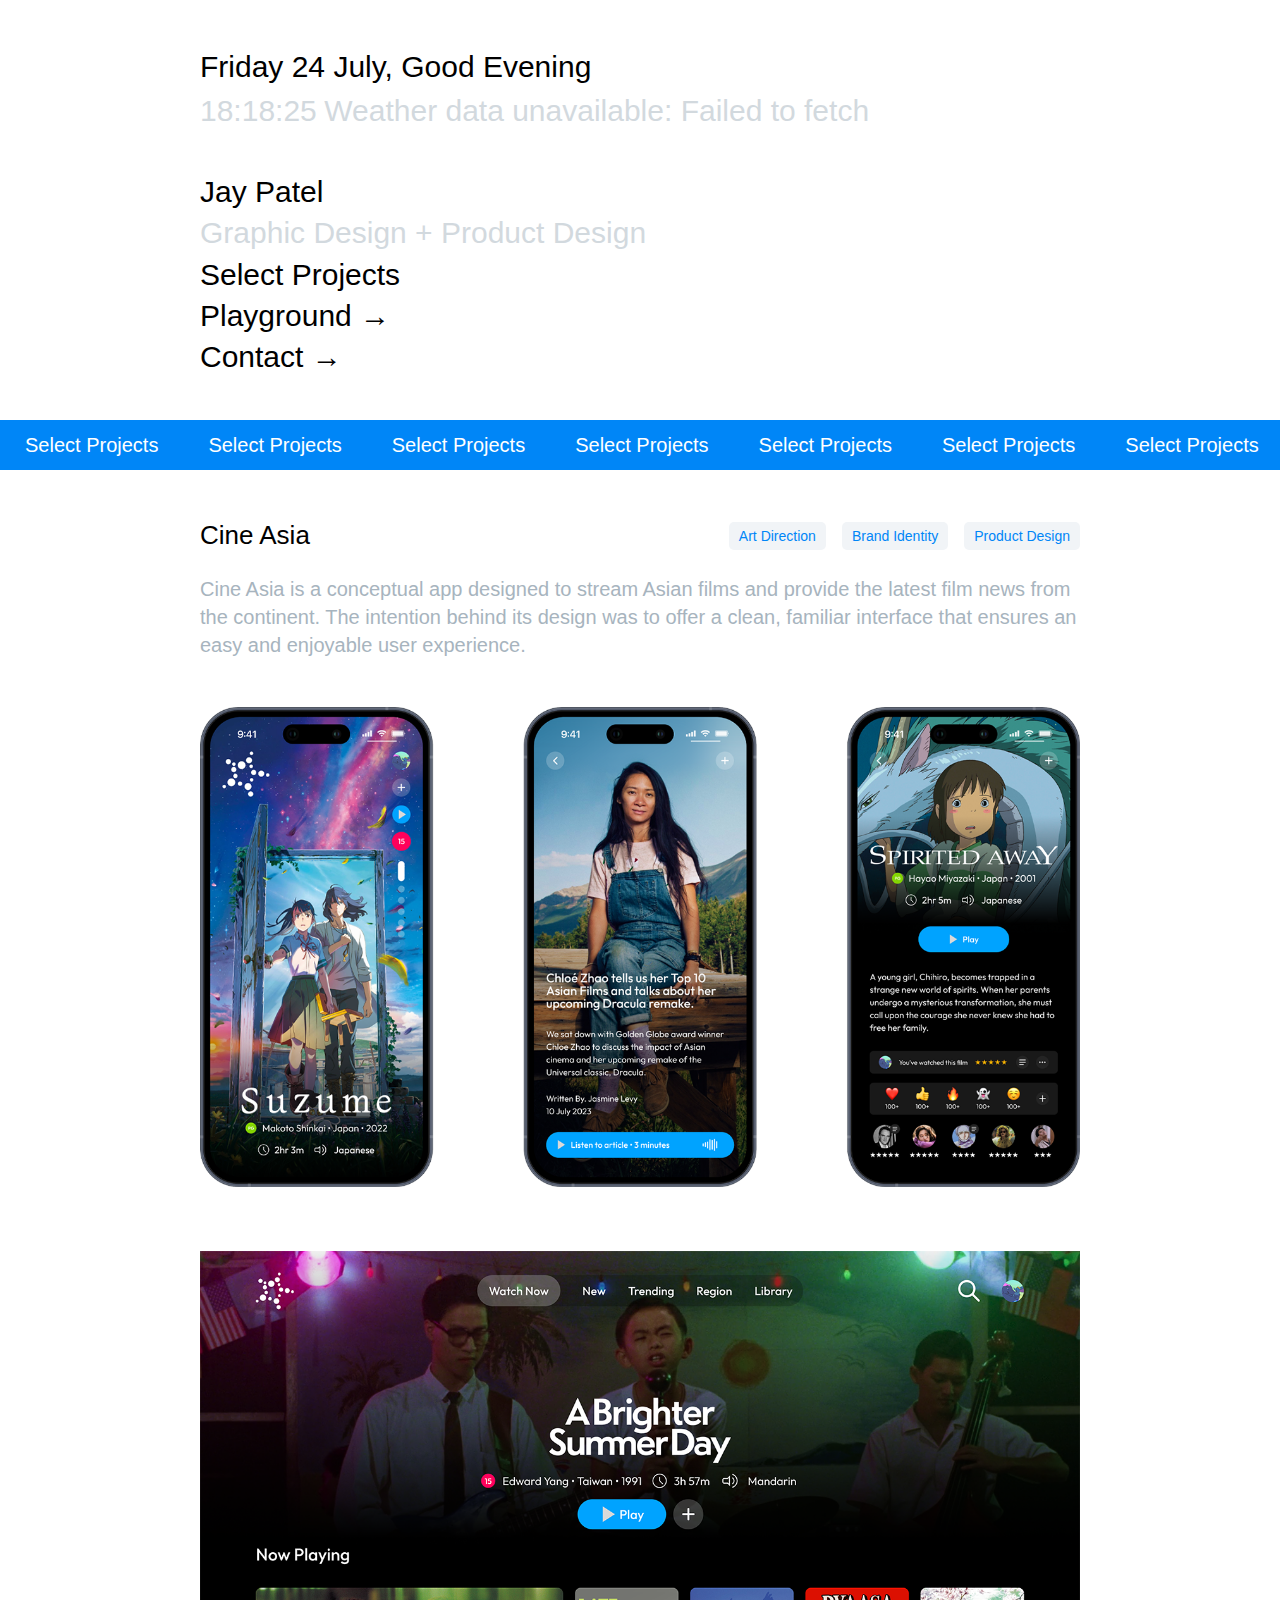
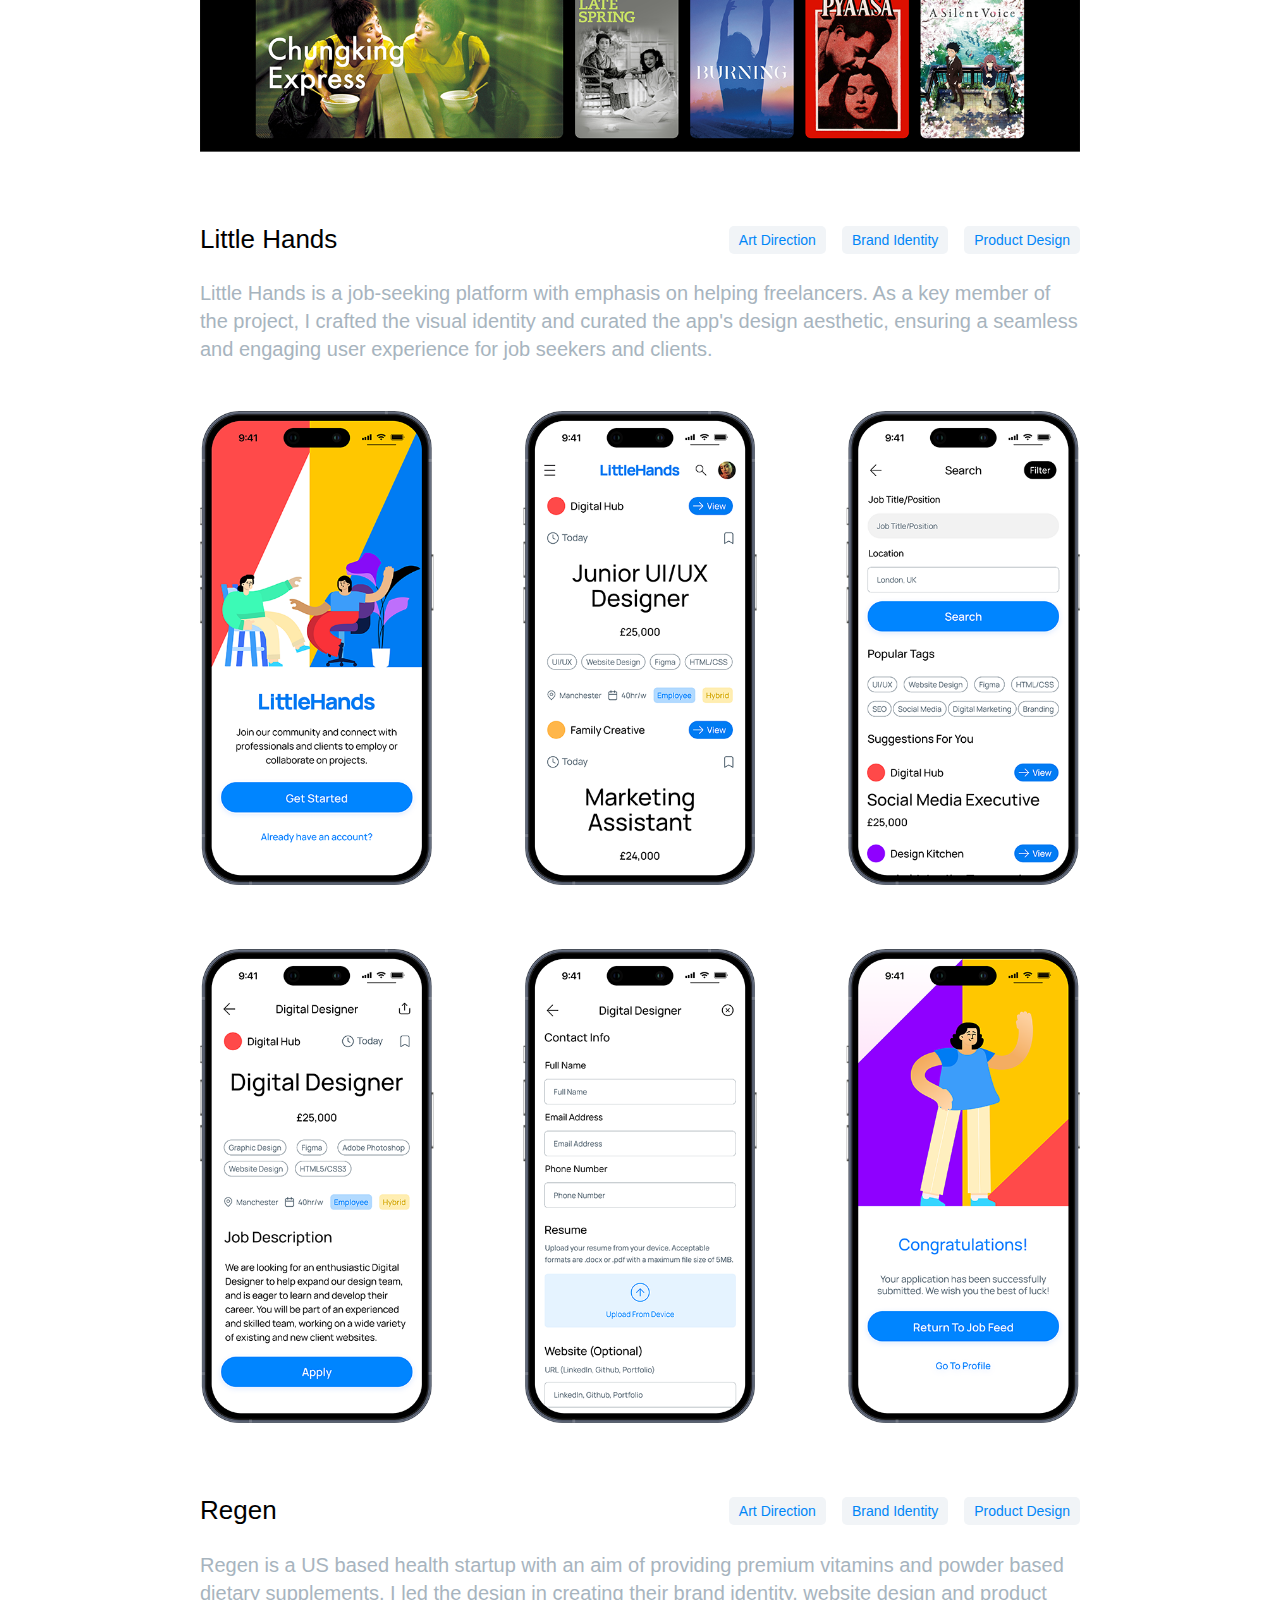
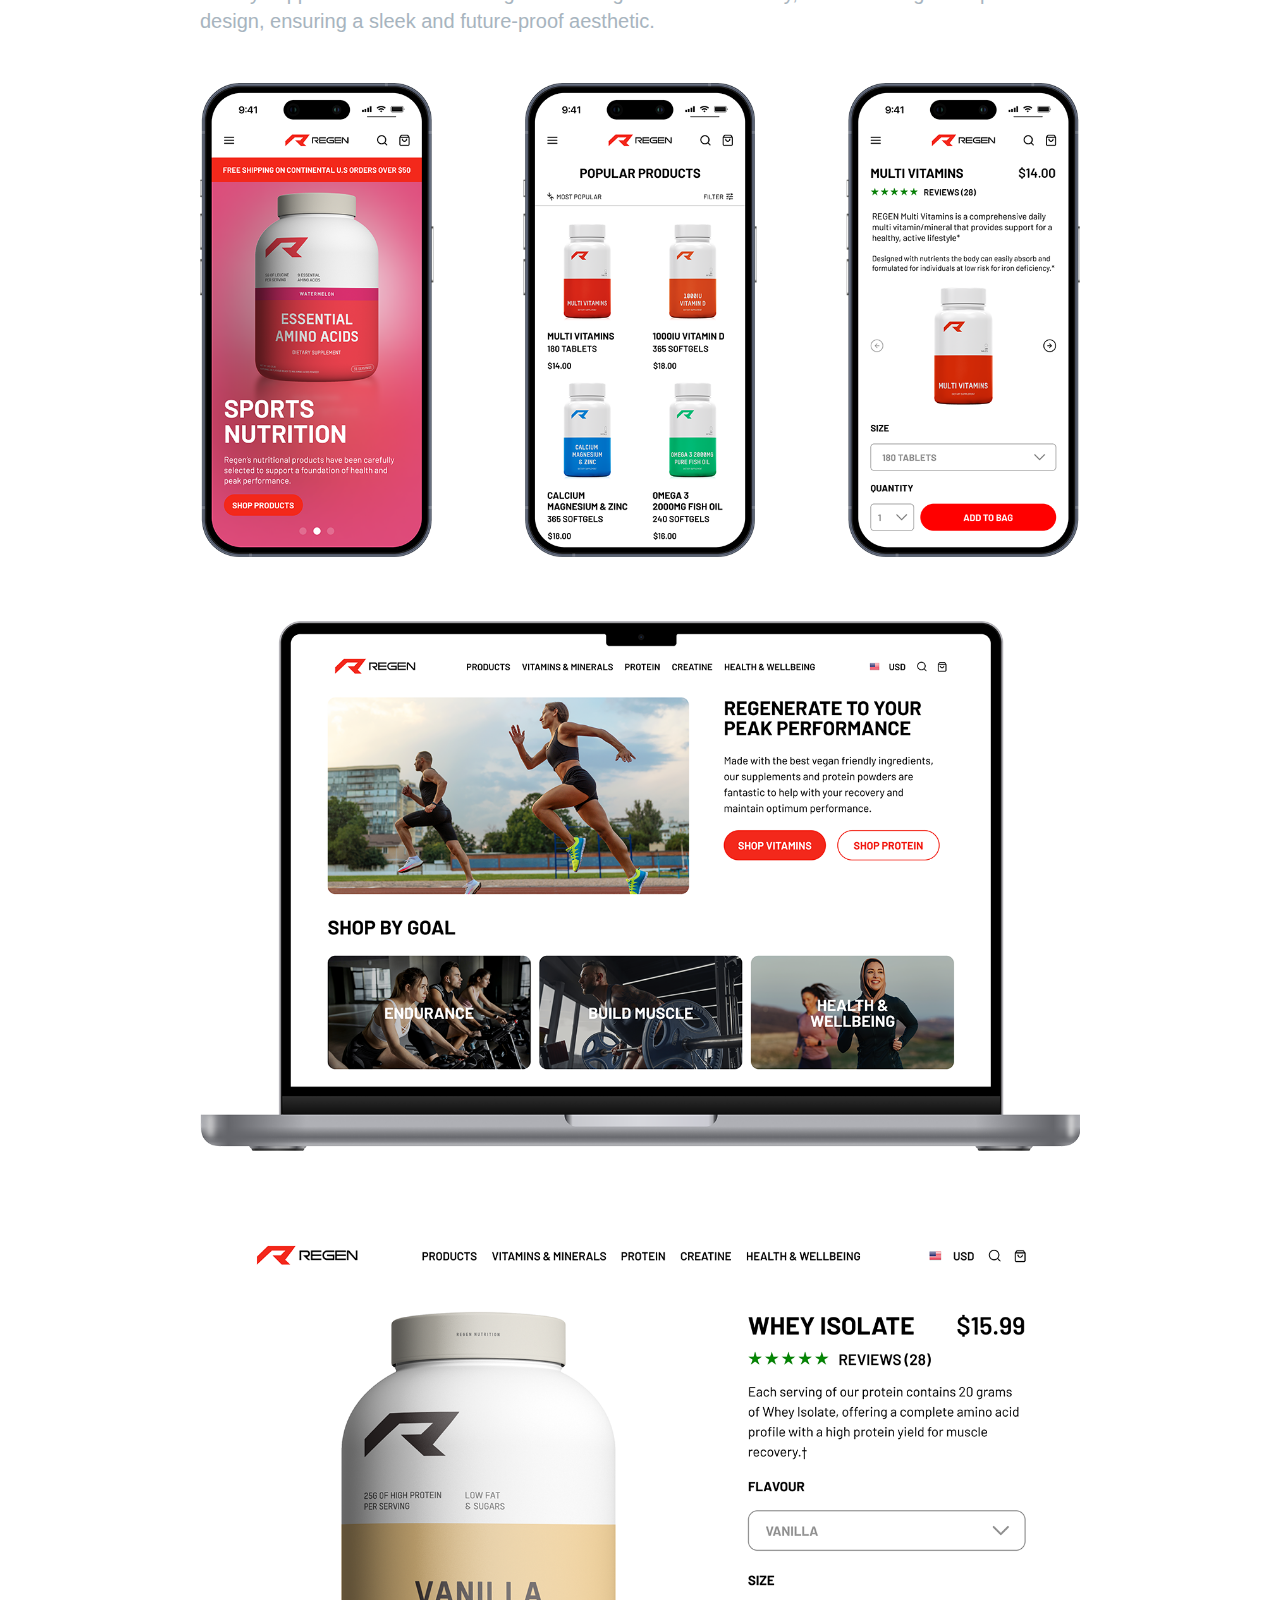
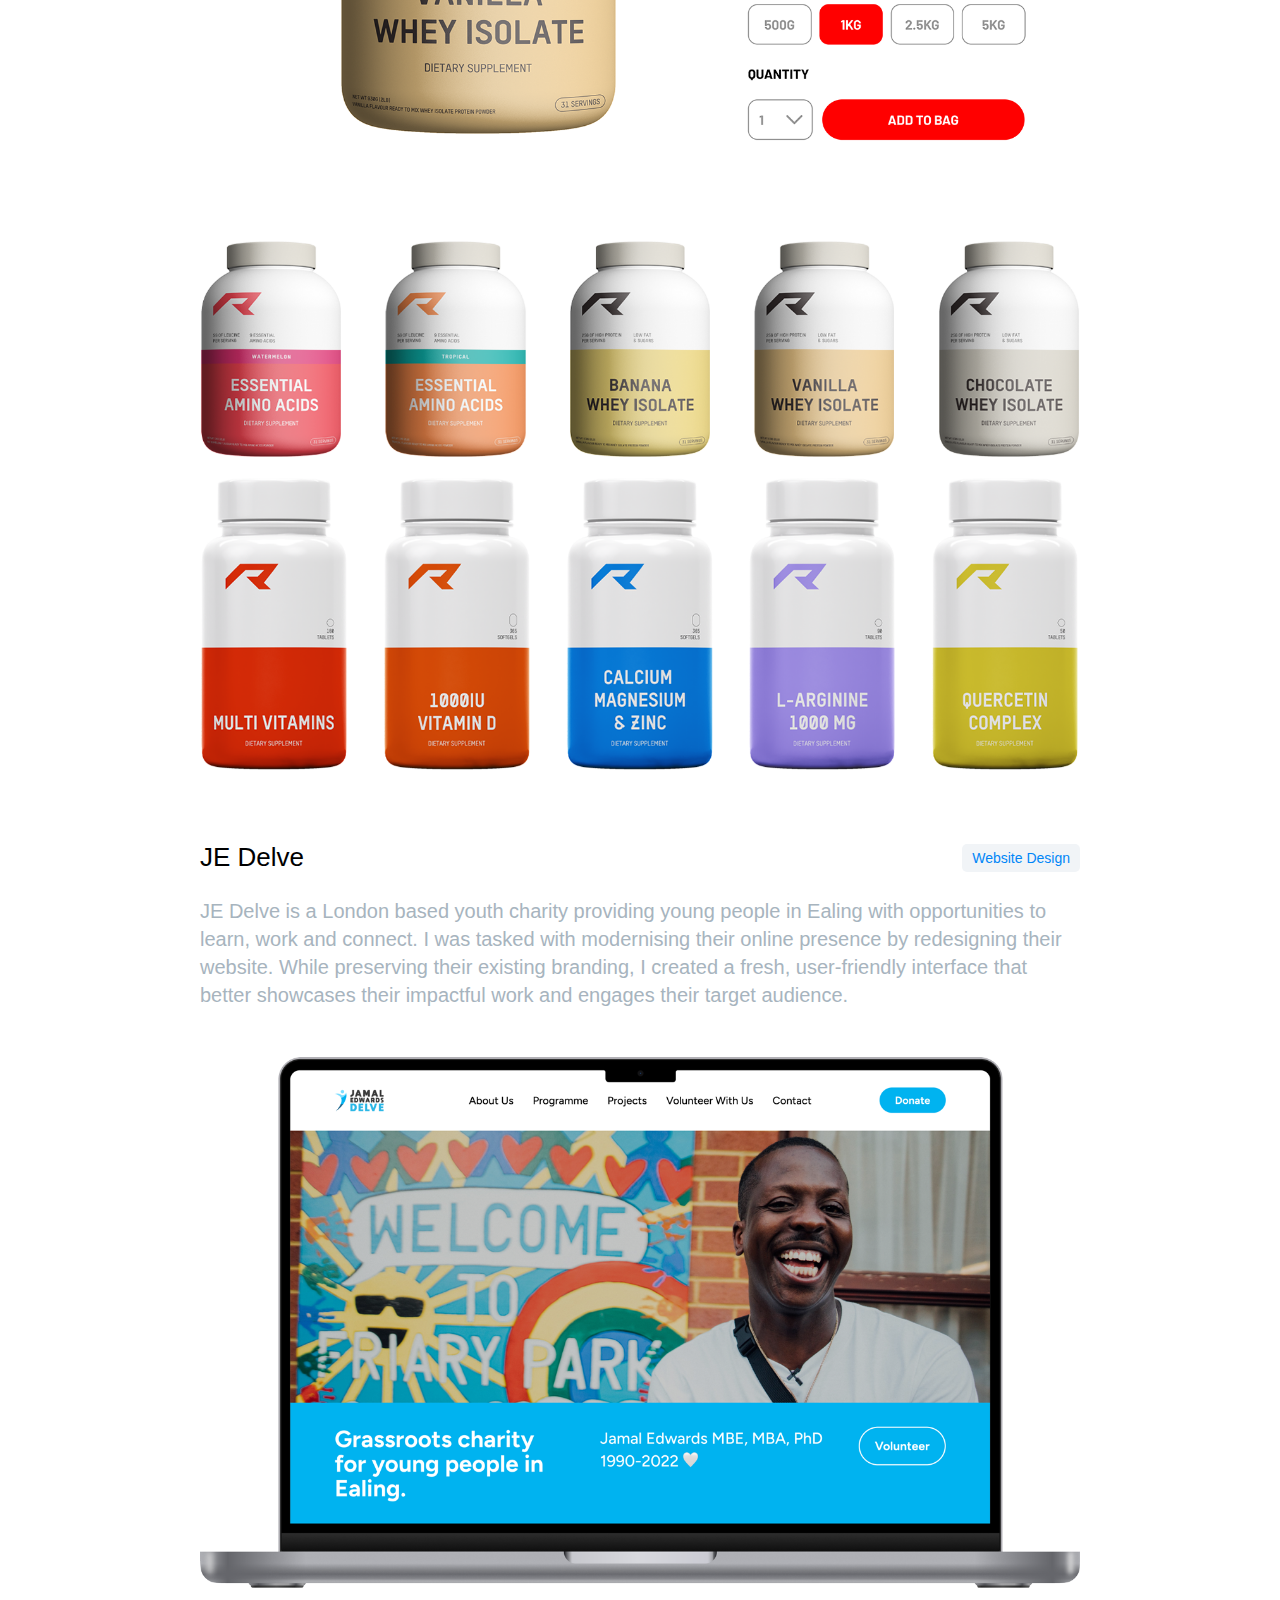
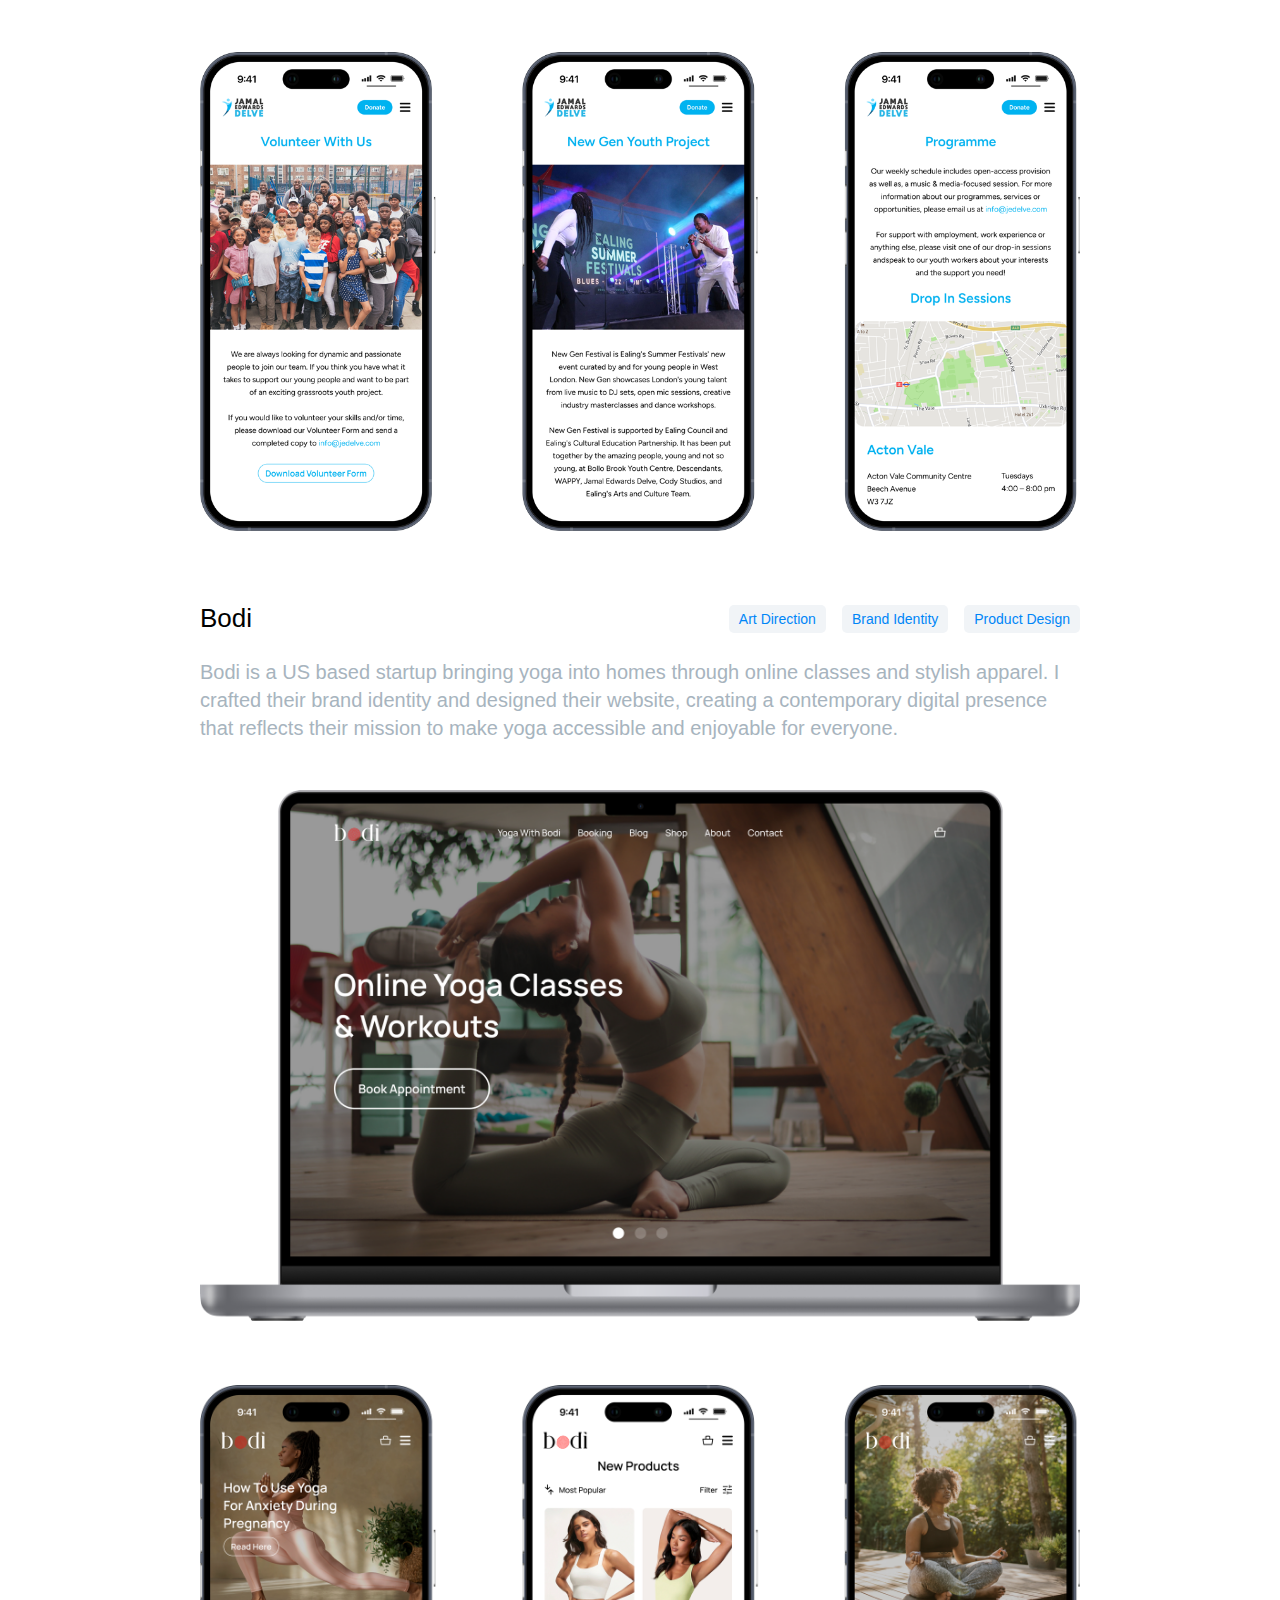
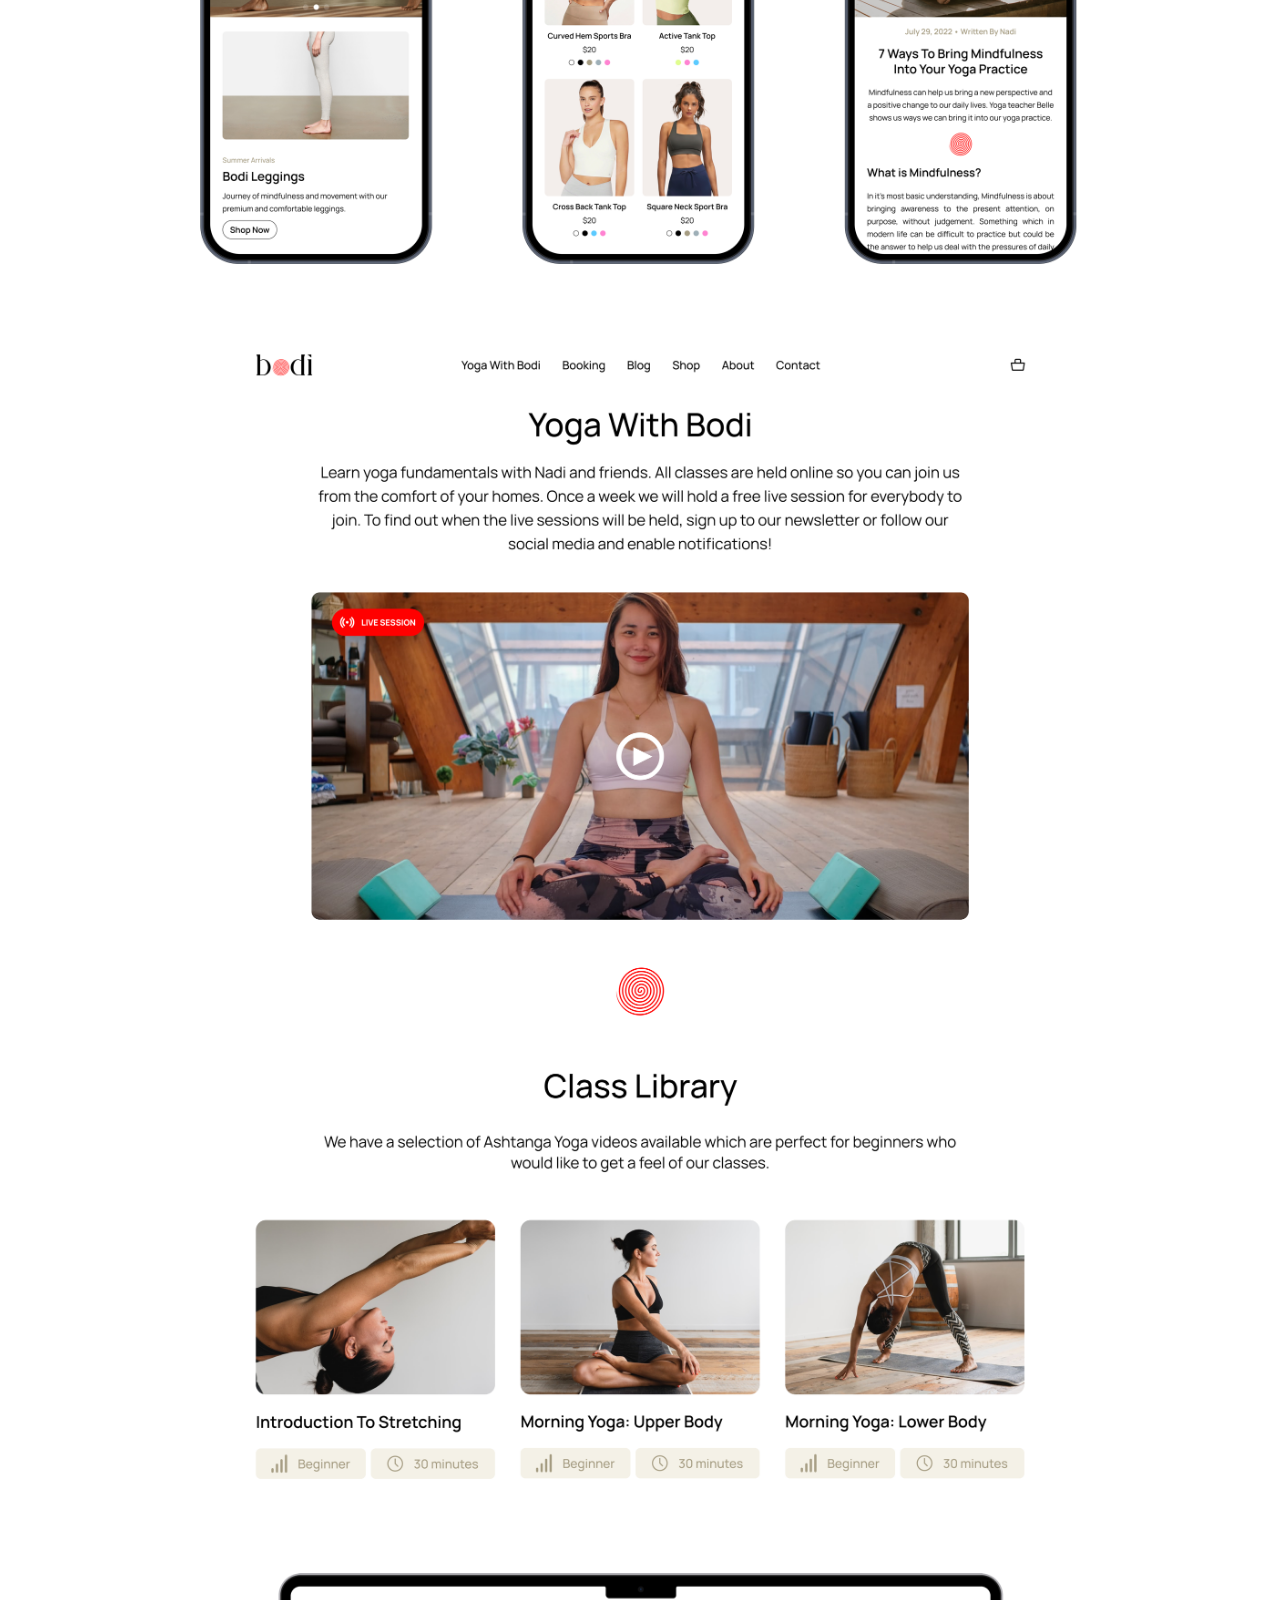
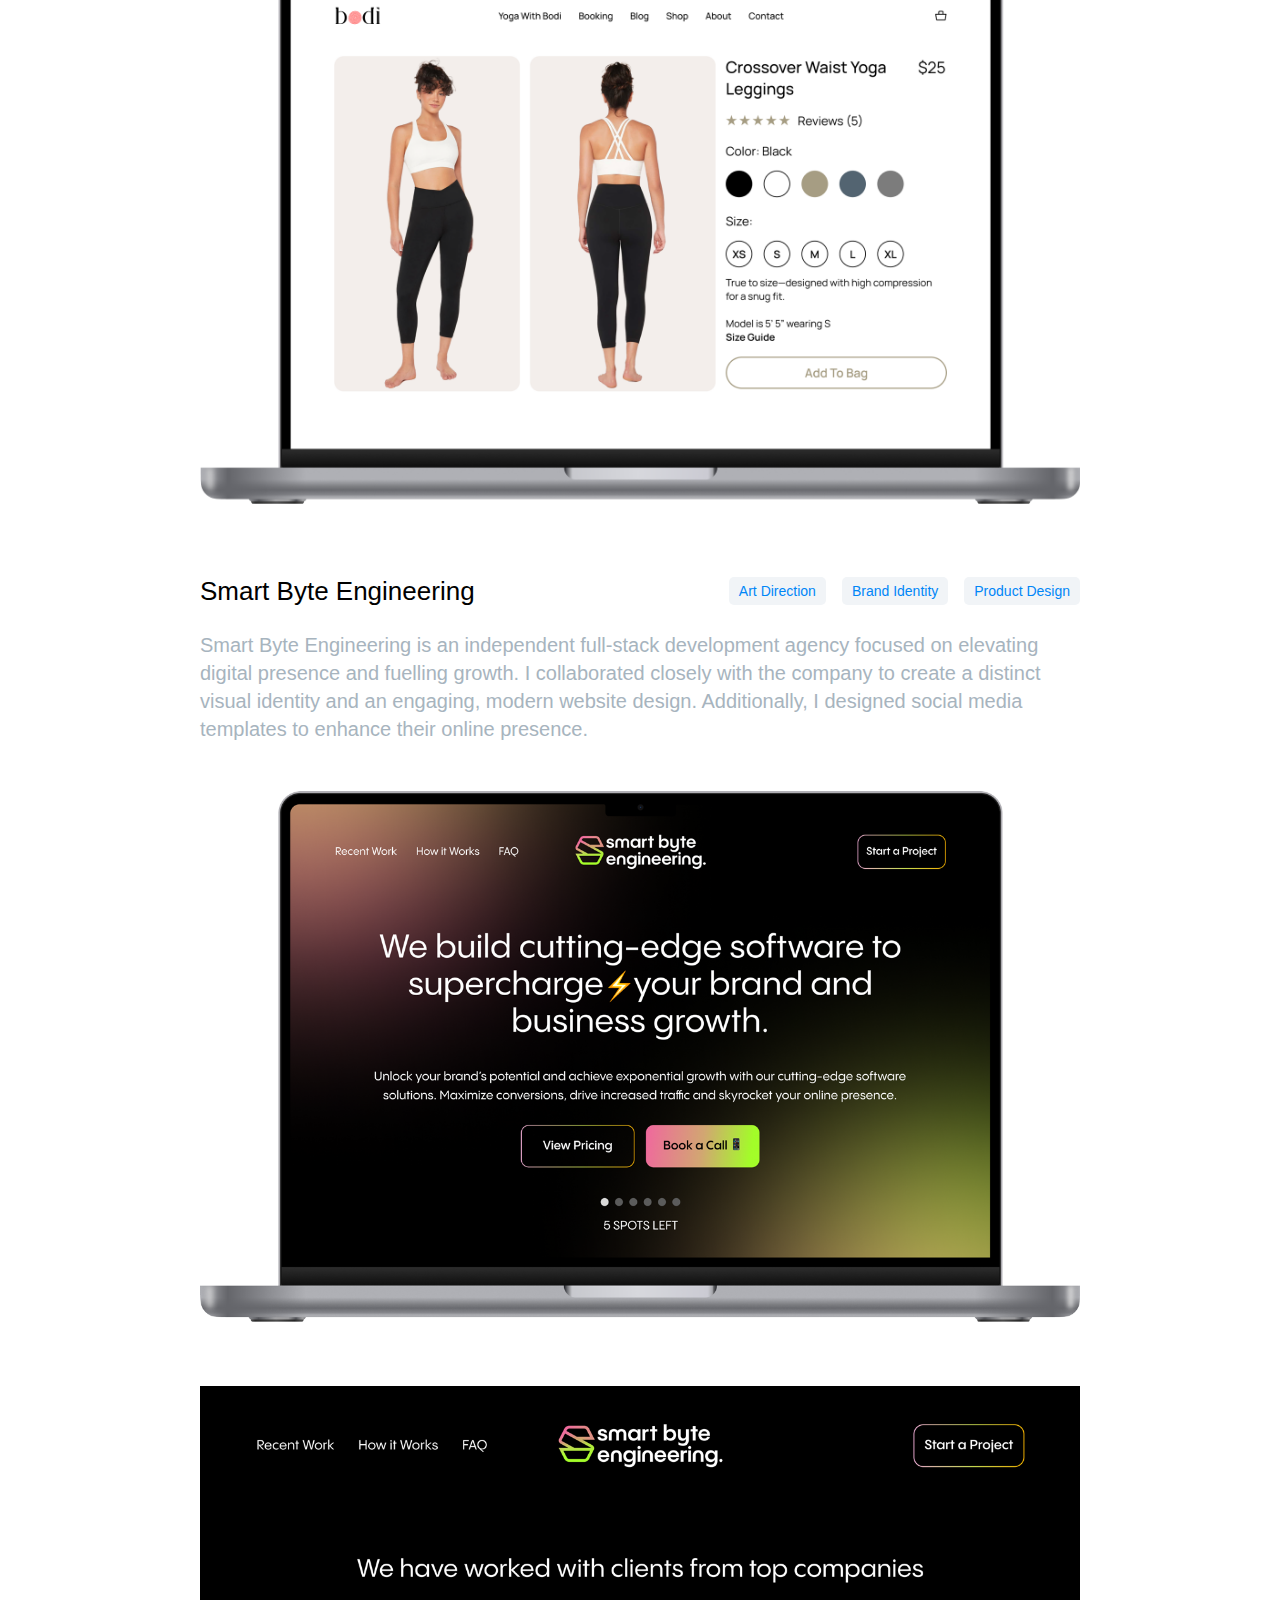
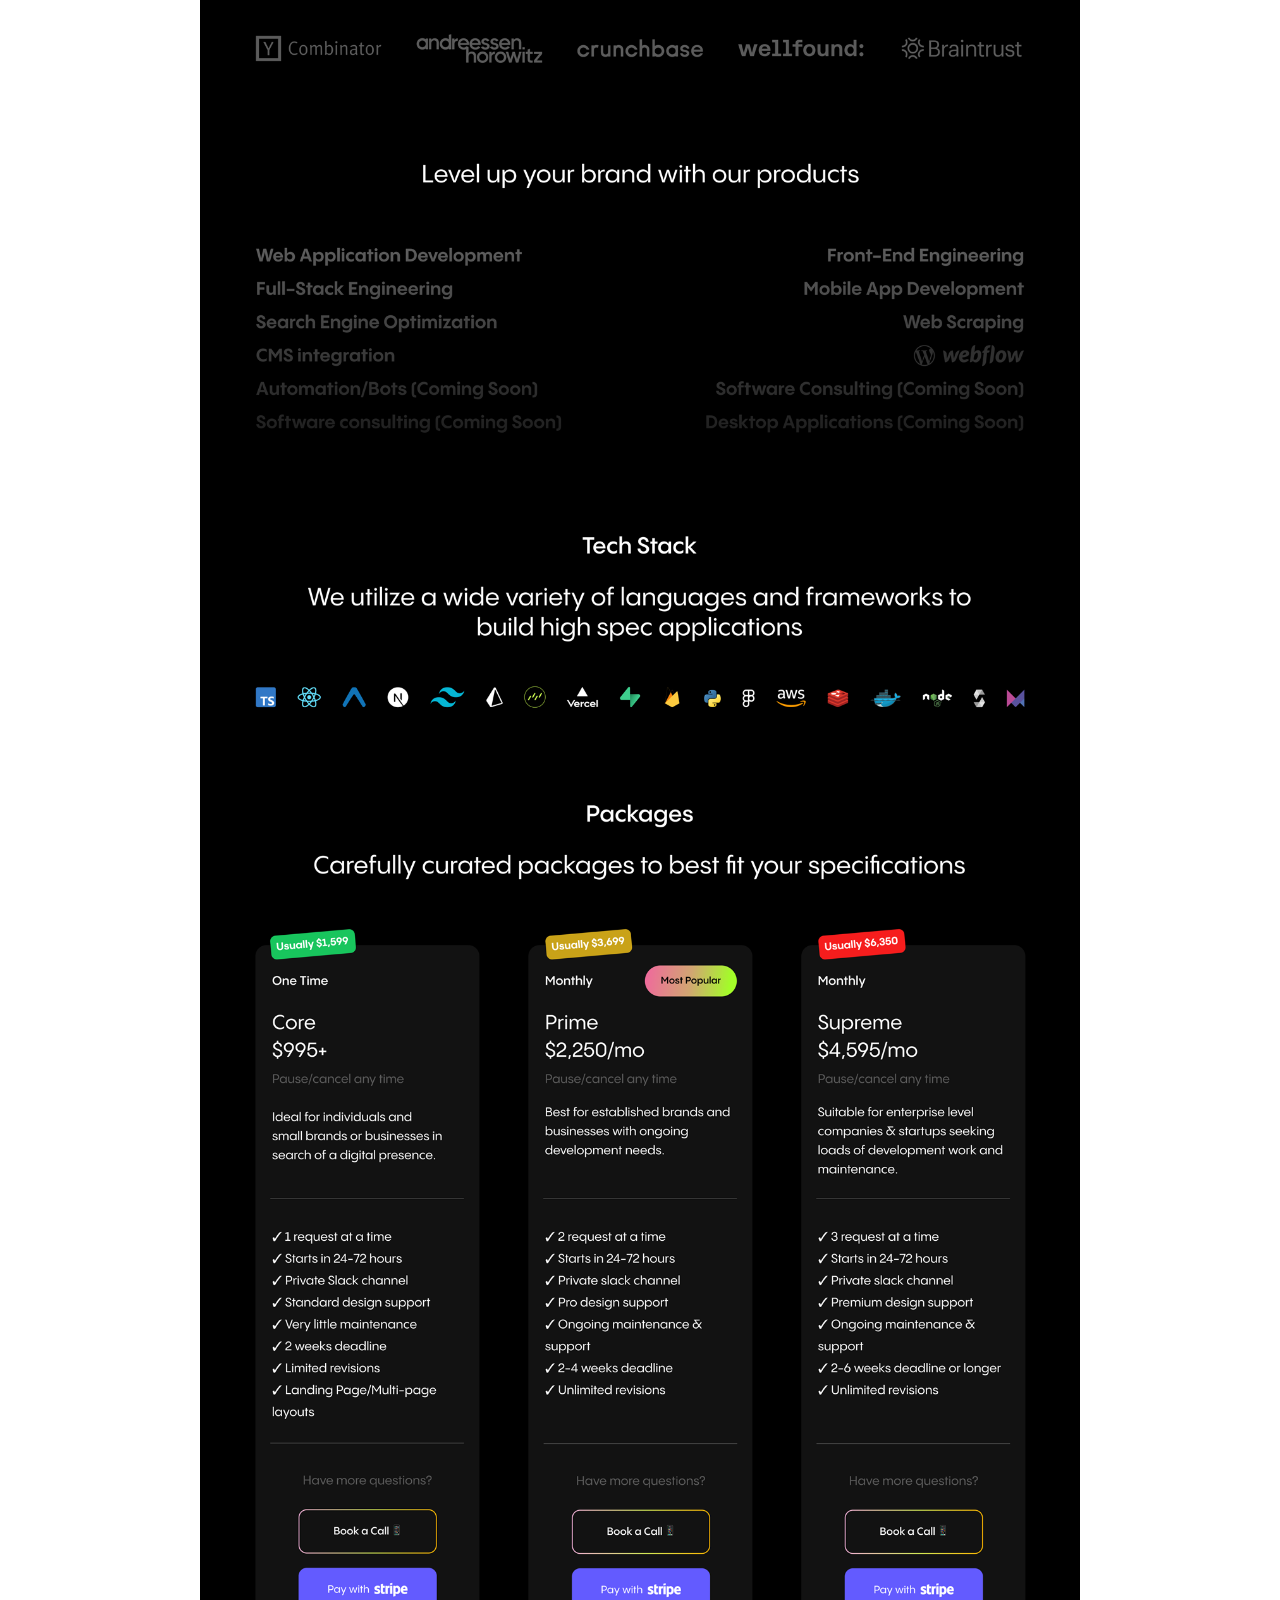
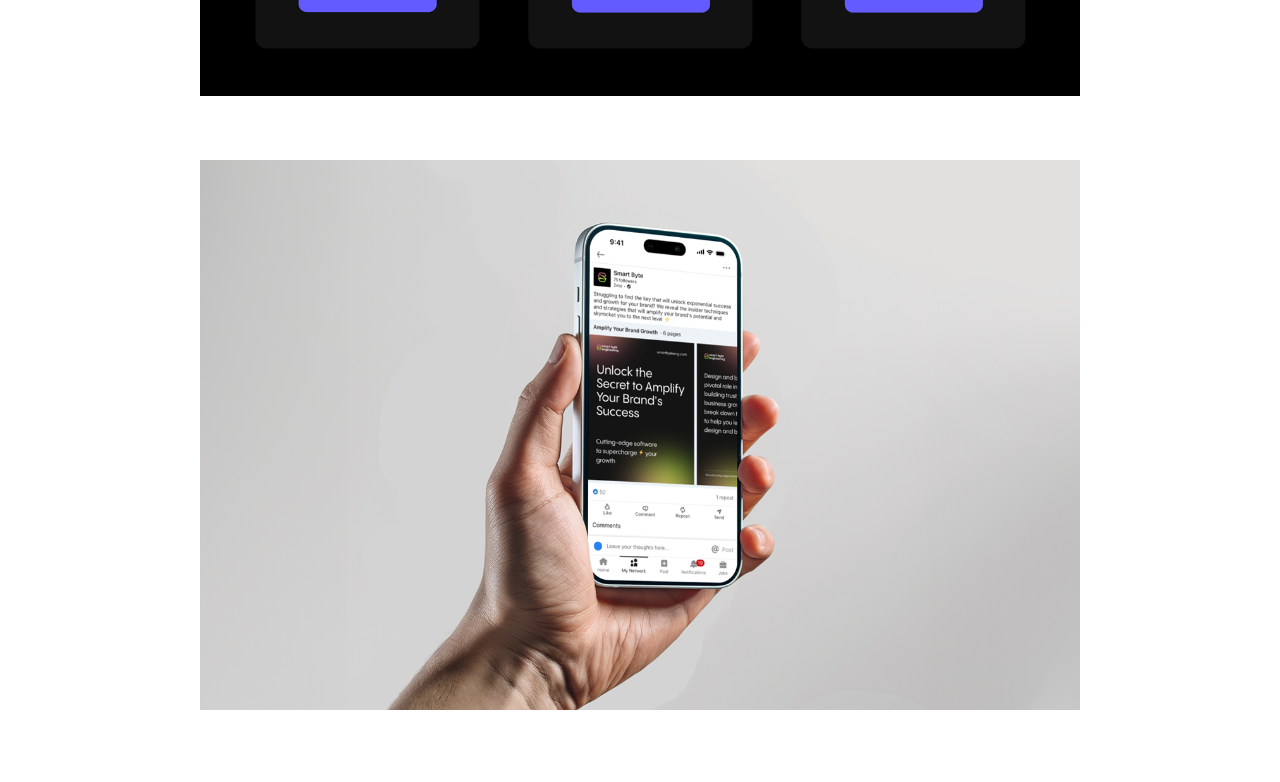
<file: index.html>
<!DOCTYPE html>
<html lang="en">
<head>
    <meta charset="UTF-8">
    <meta name="viewport" content="width=device-width, initial-scale=1.0">
    <title>Jay Patel</title>
    <link rel="stylesheet" href="style.css">
</head>
<body>
    <header>
        <div class="header-container">
            <!-- Header content -->
            <div class="header-text">
                <span id="day-greeting"></span>
                <div class="bottom-line">
    <span id="clock"></span>
    <span id="weather">
        <span id="weather-text"></span>
        <span id="weather-icon"></span>
    </span>
</div>
            </div>
        </div>
    </header>

    <main role="main">
        <!-- Hero section -->
        <section class="hero-container">
            <div class="section-welcome">
                <h1>Jay Patel</h1>
                <h1><span class="designer">Graphic Design + Product Design</span></h1>
            </div>
            <div class="section-nav">
                <h1>Select Projects</h1>
                <h1><a href="https://www.google.com">Playground →</a></h1>
                <h1><a href="mailto:jayarchiveone@gmail.com">Contact →</a></h1>
            </div>
        </section>

        <!-- New marquee section -->
        <div class="marquee-container">
    <div class="marquee-content">
        <span>Select Projects</span>
        <span>Select Projects</span>
        <span>Select Projects</span>
        <span>Select Projects</span>
        <span>Select Projects</span>
        <span>Select Projects</span>
        <span>Select Projects</span>
        <span>Select Projects</span>
        <span>Select Projects</span>
        <span>Select Projects</span>
        <!-- Duplicate content for continuous scroll -->
        <span>Select Projects</span>
        <span>Select Projects</span>
        <span>Select Projects</span>
        <span>Select Projects</span>
        <span>Select Projects</span>
        <span>Select Projects</span>
        <span>Select Projects</span>
        <span>Select Projects</span>
        <span>Select Projects</span>
        <span>Select Projects</span>
    </div>
</div>
        <section class="project">
            <div class="project-info">
                <h2 class="project-title">Cine Asia</h2>
                <div class="role-info">
                    <div class="role-container"><span>Art Direction</span></div>
                    <div class="role-container"><span>Brand Identity</span></div>
                    <div class="role-container"><span>Product Design</span></div>
                </div>
            </div>
            <p class="description">
                Cine Asia is a conceptual app designed to stream Asian films and provide
                the latest film news from the continent. The intention behind its design
                was to offer a clean, familiar interface that ensures an easy and
                enjoyable user experience.
            </p>
            <div class="project-images">
                <img src="images/cineasia-1.png" alt="CineAsia App Mockups">
                <img src="images/cineasia-2.png" alt="CineAsia App Mockups">
            </div>
        </section>

        <section class="project">
            <div class="project-info">
                <h2 class="project-title">Little Hands</h2>
                <div class="role-info">
                    <div class="role-container"><span>Art Direction</span></div>
                    <div class="role-container"><span>Brand Identity</span></div>
                    <div class="role-container"><span>Product Design</span></div>
                </div>
            </div>
            <p class="description">
                Little Hands is a job-seeking platform with emphasis on helping
                freelancers. As a key member of the project, I crafted the visual
                identity and curated the app's design aesthetic, ensuring a seamless
                and engaging user experience for job seekers and clients.
            </p>
            <div class="project-images">
                <img src="images/littlehands-1.png" alt="Little Hands App">
                <img src="images/littlehands-2.png" alt="Little Hands App">
            </div>
        </section>

        <section class="project">
            <div class="project-info">
                <h2 class="project-title">Regen</h2>
                <div class="role-info">
                    <div class="role-container"><span>Art Direction</span></div>
                    <div class="role-container"><span>Brand Identity</span></div>
                    <div class="role-container"><span>Product Design</span></div>
                </div>
            </div>
            <p class="description">
                Regen is a US based health startup with an aim of providing premium
                vitamins and powder based dietary supplements. I led the design in
                creating their brand identity, website design and product design,
                ensuring a sleek and future-proof aesthetic.
            </p>
            <div class="project-images">
                <img src="images/regen-1.png" alt="Regen Mobile Website">
                <img src="images/regen-2.png" alt="Regen Desktop Website">
                <img src="images/regen-3.png" alt="Regen Desktop Website">
                <img src="images/regen-4.png" alt="Regen Powder And Vitamins">
            </div>
        </section>
        
        <section class="project">
            <div class="project-info">
                <h2 class="project-title">JE Delve</h2>
                <div class="role-info">
                    <div class="role-container"><span>Website Design</span></div>
                </div>
            </div>
            <p class="description">
                JE Delve is a London based youth charity providing young people in Ealing with
                opportunities to learn, work and connect. I was tasked with modernising their
                online presence by redesigning their website. While preserving their existing
                branding, I created a fresh, user-friendly interface that better showcases their
                impactful work and engages their target audience.
            </p>
            <div class="project-images">
                <img src="images/jedelve-1.png" alt="JE Delve Desktop Website">
                 <img src="images/jedelve-2.png" alt="JE Delve Mobile Website">
            </div>
        </section>
        
        <section class="project">
            <div class="project-info">
                <h2 class="project-title">Bodi</h2>
                <div class="role-info">
                    <div class="role-container"><span>Art Direction</span></div>
                    <div class="role-container"><span>Brand Identity</span></div>
                    <div class="role-container"><span>Product Design</span></div>
                </div>
            </div>
            <p class="description">
                Bodi is a US based startup bringing yoga into homes through online classes and
                stylish apparel. I crafted their brand identity and designed their website,
                creating a contemporary digital presence that reflects their mission to make
                yoga accessible and enjoyable for everyone.
            </p>
            <div class="project-images">
                <img src="images/bodi-1.png" alt="Bodi Desktop Website Homepage">
                <img src="images/bodi-2.png" alt="Bodi Mobile Website">
                <img src="images/bodi-3.png" alt="Bodi Desktop Website">
                <img src="images/bodi-4.png" alt="Bodi Desktop Website">
            </div>
        </section>
        
        
        <section class="project">
            <div class="project-info">
                <h2 class="project-title">Smart Byte Engineering</h2>
                <div class="role-info">
                    <div class="role-container"><span>Art Direction</span></div>
                    <div class="role-container"><span>Brand Identity</span></div>
                    <div class="role-container"><span>Product Design</span></div>
                </div>
            </div>
            <p class="description">
                Smart Byte Engineering is an independent full-stack development agency focused
                on elevating digital presence and fuelling growth. I collaborated closely with the
                company to create a distinct visual identity and an engaging, modern website design.
                Additionally, I designed social media templates to enhance their online presence.
            </p>
            <div class="project-images">
                <img src="images/smartbyte-1.png" alt="Smart Byte Desktop Website Homepage">
                <img src="images/smartbyte-2.png" alt="Smart Byte Desktop Website">
                <img src="images/smartbyte-3.png" alt="Smart Byte LinkedIn Post">
            </div>
        </section>

    </main>

    <script src="script.js"></script>
</body>
</html>
</file>
<file: style.css>
/* Reset and General Styles */
* {
    box-sizing: border-box;
    margin: 0;
    padding: 0;
}

html, body {
    overflow-x: hidden; /* Prevent horizontal scroll */
    width: 100%;
    position: relative;
}

body {
    font-family: -apple-system, BlinkMacSystemFont, 'Segoe UI', Roboto, Oxygen-Sans, Ubuntu, Cantarell, 'Helvetica Neue', sans-serif;
    padding: 0;
}

/* Typography */
h1, h2, h3 {
    font-size: 1.875rem;
    font-weight: 225;
    line-height: .875;
}


/* Color Accents */
h1 .designer {
    color: #A7B4BE;
    opacity: 50%;
}


/* Link Styles */
a {
    text-decoration: none;
    color: inherit;
}

/* Header Styles */
header {
    background-color: white;
    margin: 3.125rem 12.5rem;
}

.header-container {
    display: flex;
    align-items: flex-start;
    justify-content: space-between;
    flex-wrap: wrap;
}

/* Header Text */
.header-text {
    display: flex;
    flex-direction: column;
    align-items: flex-start;
    font-size: 1.875rem;
}

#day-greeting {
    font-size: 1.875rem;
    font-weight: 225;
    margin-bottom: 0.5rem;
}

.bottom-line {
    display: flex;
    align-items: center;
    white-space: nowrap;
}

/* New and modified styles */
.bottom-line > span {
    margin-right: 0.25em; /* Add a small space between main elements */
}

#clock {
    font-weight: 225;
    font-size: 1.875rem;
    color: #A7B4BE;
    opacity: 50%;
}

#weather {
    display: inline; /* Change from flex to inline */
    font-weight: 225;
    color: #A7B4BE;
    opacity: 50%;
}

#weather-icon {
    font-size: 2rem;
    margin-left: 0.25em; /* Add a small space before the weather icon */
}

/* Remove any existing margins or paddings that might interfere */
#weather-text {
    margin: 0;
    padding: 0;
}

/* Hero Section */
.hero-container {
    margin: 0 12.5rem 0 12.5rem; /* Removed bottom margin */
    font-size: 1.875rem;
}

.hero-container h1 {
    margin-bottom: 0.5em;
}

.welcome, .nav {
    line-height: 1.2;
}

.marquee-container {
    background-color: #0086F7; /* Adjust color as needed */
    height: 50px;
    overflow: hidden; /* Hide overflow to ensure a clean scroll */
    position: relative;
    width: 100%; /* Full width */
    margin-top: 3.125rem;
    margin-bottom: 3.125rem;
}

.marquee-content {
    display: flex;
    height: 100%;
    white-space: nowrap; /* Prevents line breaks */
    animation: marquee 20s linear infinite; /* Animation for scrolling effect */
    position: relative; /* Needed for the ::before pseudo-element */
}

.marquee-content::before {
    content: attr(data-text);
    position: absolute;
    white-space: nowrap;
    display: flex;
    align-items: center;
    left: 100%; /* Start after the original content */
    padding-left: 25px; /* Adjust padding to match original content's padding */
}

.marquee-content span {
    font-size: 1.25rem;
    color: white;
    font-weight: 225;
    white-space: nowrap; /* Prevents line breaks */
    padding: 0 25px; /* Spacing between items */
    display: flex;
    align-items: center; /* Vertically centers the text */
}

@keyframes marquee {
    0% {
        transform: translateX(0); /* Start position */
    }
    100% {
        transform: translateX(-100%); /* End position for one complete scroll */
    }
}

/* Project Section */
.project {
    margin: 0 12.5rem 1.5rem 12.5rem;
}

.project-title {
    margin: 0;
    font-size: 1.625rem;
    line-height: 1.2;
}

.project-info {
    display: flex;
    justify-content: space-between;
    align-items: center;
    flex-wrap: nowrap;
    gap: 2em;
    margin-bottom: 1.5rem;
}

.role-info {
    display: flex;
    gap: 1em;
    margin-left: auto;
    color: rgba(0, 0, 0, 0.3);
}

/* Role Container Styles */
.role-container {
    background-color: #f1f4f7;
    border-radius: 0.3125rem;
    padding: 0.3125rem 0.625rem;
    display: inline-block;
}

.role-container span {
    font-size: 0.875rem;
    font-weight: 300;
    color: #0086F7
}

/* Description Section */
.description {
    font-size: 1.25rem;
    margin-bottom: 3rem;
    color: #A7B4BE;
    font-weight: 225;
    line-height: 1.4;
}

/* Project Images Section */
.project-images {
    display: flex;
    flex-direction: column;
    gap: 1em;
}

.project-images img {
    max-width: 100%;
    height: auto;
    margin-bottom: 3rem;
}

/* Media Queries for Responsiveness */

/* Large screens (up to 1200px) */
@media (max-width: 1200px) {
    header,
    .hero-container,
    .project,
    .marquee-content {
        margin-left: 6.25rem;
        margin-right: 6.25rem;
        padding-left: 0;
        padding-right: 0;
    }
}

/* Medium screens (up to 768px) */
@media (max-width: 768px) {
    header,
    .hero-container,
    .project,
    .marquee-content {
        margin-left: 3.125rem;
        margin-right: 3.125rem;
        padding-left: 0;
        padding-right: 0;
    }
    
    .project-info {
        flex-direction: column;
        align-items: flex-start;
        gap: 1rem;
    }

    .project-title {
        margin-bottom: 0.5rem;
    }

    .role-info {
        margin-left: 0;
        width: 100%;
    }

    .bottom-line {
        flex-direction: row;
        align-items: center;
        flex-wrap: nowrap;
    }

    #clock {
        margin-right: 1rem;
    }

    .marquee-content span {
        font-size: 2rem;
        padding: 0 25px;
    }
}

/* Small screens (up to 480px) */
@media (max-width: 480px) {
    body {
         overflow-x: hidden; /* Prevent horizontal scroll */
    width: 100%;
    position: relative;
    }
    
    header,
    .main,
    .hero-container,
    .project {
        margin-left: 0;
        margin-right: 0;
        padding-left: 2.25rem;
        padding-right: 2.25rem;
    }
    
    /* Typography */
    h1 {
        font-size: 2.25rem;
        font-weight: 225;
        line-height: .875;
        letter-spacing: -.055em;
    }
    
    /* Header Styles */
    header {
        margin-bottom: 2rem;
        width: 100%;
    }

    .header-container {
        display: flex;
        align-items: center;
        justify-content: space-between;
        flex-wrap: wrap;
    }
    
    .header-text {
        display: flex;
        flex-direction: column;
        align-items: flex-start;
    }

    #day-greeting {
        font-size: 1.25rem;
        font-weight: 225;
        margin-bottom: 0.5rem;
    }

    .bottom-line {
        display: flex;
        align-items: flex-start;
        white-space: nowrap;
    }

    #clock {
        font-size: 1.25rem;
        font-weight: 225;
    }

    #weather {
        display: flex;
        align-items: center;
    }

    #weather-text {
        font-size: 1.25rem;
        font-weight: 225;
    }

    #weather-icon {
        font-size: 1.25rem;
        margin-left: 0.5em;
    }

    /* Project Section */
    .project {
        margin-bottom: 1.625rem;
    }

    .project-title {
        margin-bottom: 0;
        font-size: 1.65rem;
    }

    .role-info {
        flex-wrap: wrap;
        gap: 0.5rem;
        width: 100%;
        margin-left: 0;
    }

    .role-container {
        font-size: 0.75rem;
        padding: 0.25rem 0.5rem;
    }

    .description {
        width: 100%;
        font-size: 1.25rem;
        margin-bottom: 1.625rem;
    }

    .project-images {
        margin-top: 0;
    }

    .project-images img {
        margin-bottom: 1.625rem;
    }

    /* Marquee Styles */
.marquee-container {
    background-color: #0086F7; /* Adjust color as needed */
    height: 50px;
    overflow: hidden;
    position: relative;
    width: 100%; /* Changed from 100vw to 100% */
    margin-top: 1.5rem;
    margin-bottom: 1.5rem;
}

.marquee-content {
    display: flex;
    height: 100%;
    white-space: nowrap; /* Prevents line breaks */
    animation: marquee 6s linear infinite; /* Animation for scrolling effect */
    position: relative; /* Needed for the ::before pseudo-element */
}
    .marquee-content span {
        font-size: 1.65rem;
        padding: 0 15px;
    }
}
</file>
